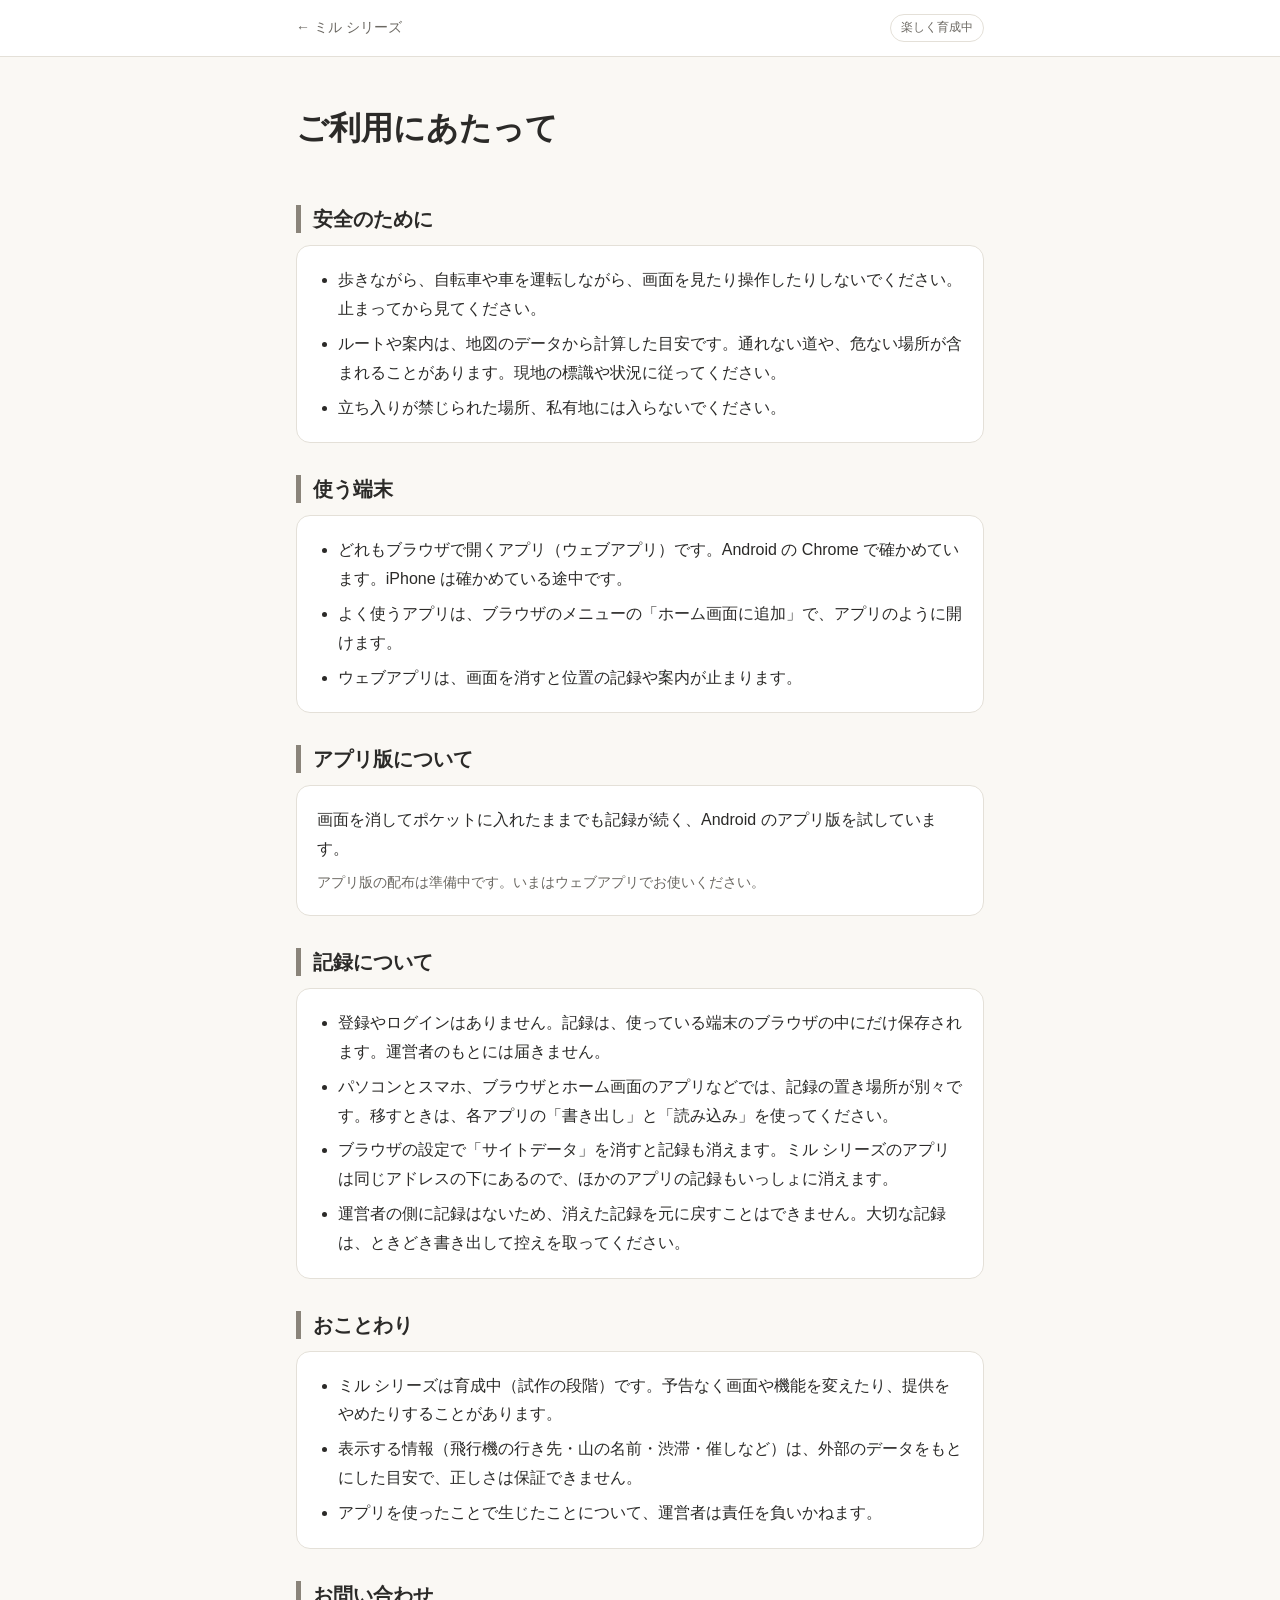
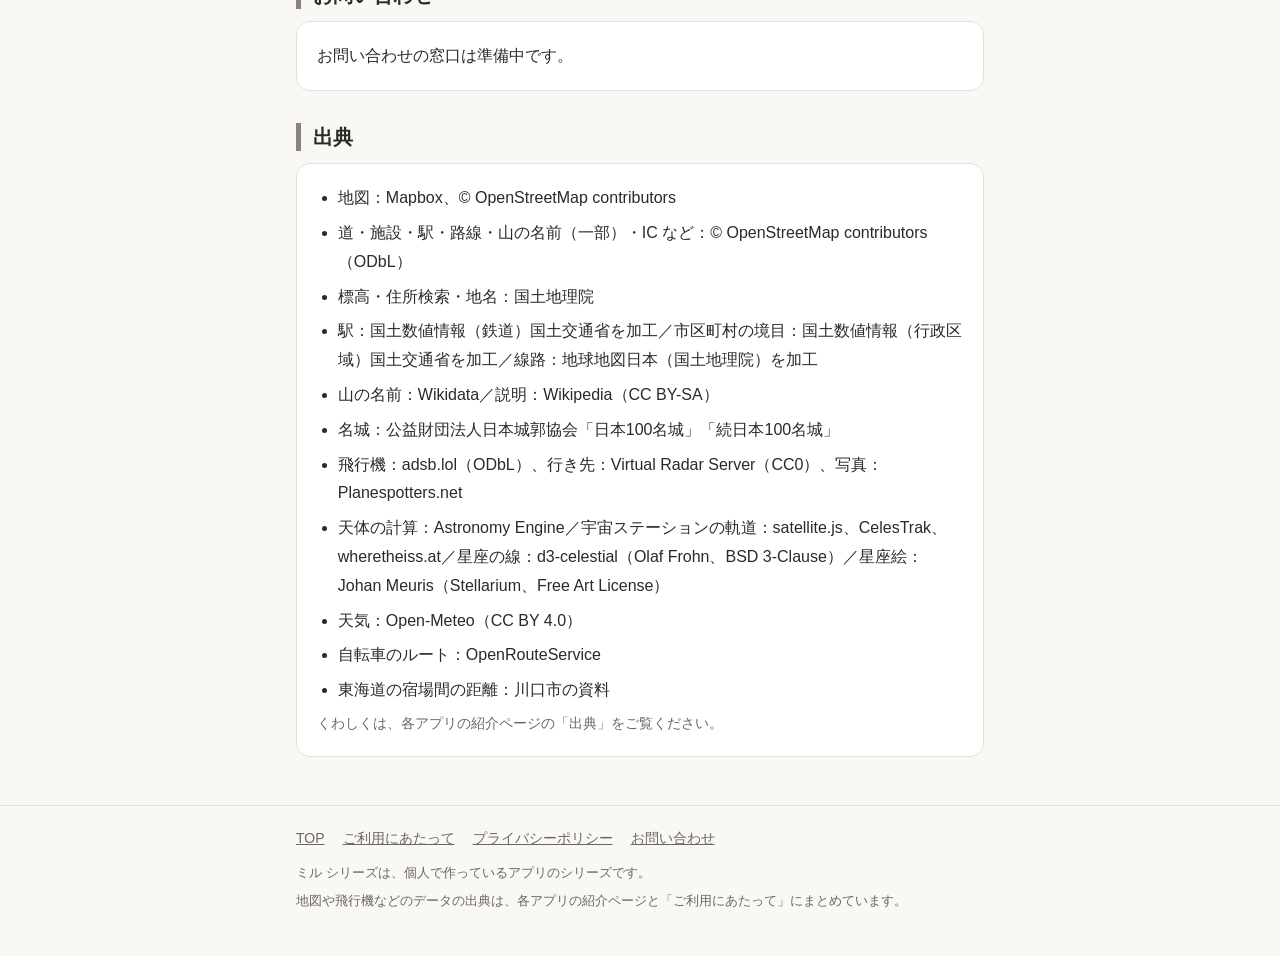
<file: notes.html>
<!DOCTYPE html>
<html lang="ja">
<head>
<meta charset="utf-8">
<meta name="viewport" content="width=device-width, initial-scale=1">
<!-- 公開するまでは検索に出さない（公開するときにこの1行を消す） -->
<meta name="robots" content="noindex, nofollow">
<title>ご利用にあたって｜ミル シリーズ</title>
<meta name="description" content="ミル シリーズを使う前に知っておいてほしいこと、出典、お問い合わせ。">
<meta name="theme-color" content="#faf8f4" media="(prefers-color-scheme: light)">
<meta name="theme-color" content="#1c1f1e" media="(prefers-color-scheme: dark)">
<meta property="og:type" content="website">
<meta property="og:title" content="ご利用にあたって｜ミル シリーズ">
<meta property="og:description" content="ミル シリーズを使う前に知っておいてほしいこと、出典、お問い合わせ。">
<meta property="og:image" content="https://nhori-navi.github.io/og.png">
<meta name="twitter:card" content="summary_large_image">
<link rel="icon" type="image/png" href="favicon-48.png">
<link rel="apple-touch-icon" href="apple-touch-icon.png">
<link rel="stylesheet" href="style.css?v=3">
<script src="site.js?v=3" defer></script>
</head>
<body>
<header class="site"><div class="wrap narrow">
  <a class="back" href="./">← <span class="series">ミル シリーズ</span></a><span class="badge-trial">楽しく育成中</span>
</div></header>

<main class="wrap narrow">
  <div class="hero"><h1>ご利用にあたって</h1></div>

  <section>
    <h2>安全のために</h2>
    <div class="box"><ul class="plain">
      <li>歩きながら、自転車や車を運転しながら、画面を見たり操作したりしないでください。止まってから見てください。</li>
      <li>ルートや案内は、地図のデータから計算した目安です。通れない道や、危ない場所が含まれることがあります。現地の標識や状況に従ってください。</li>
      <li>立ち入りが禁じられた場所、私有地には入らないでください。</li>
    </ul></div>
  </section>

  <section>
    <h2>使う端末</h2>
    <div class="box"><ul class="plain">
      <li>どれもブラウザで開くアプリ（ウェブアプリ）です。Android の Chrome で確かめています。iPhone は確かめている途中です。</li>
      <li>よく使うアプリは、ブラウザのメニューの「ホーム画面に追加」で、アプリのように開けます。</li>
      <li>ウェブアプリは、画面を消すと位置の記録や案内が止まります。</li>
    </ul></div>
  </section>

  <section>
    <h2>アプリ版について</h2>
    <div class="box">
      <p>画面を消してポケットに入れたままでも記録が続く、Android のアプリ版を試しています。</p>
      <p class="note">アプリ版の配布は準備中です。いまはウェブアプリでお使いください。</p>
    </div>
  </section>

  <section>
    <h2>記録について</h2>
    <div class="box"><ul class="plain">
      <li>登録やログインはありません。記録は、使っている端末のブラウザの中にだけ保存されます。運営者のもとには届きません。</li>
      <li>パソコンとスマホ、ブラウザとホーム画面のアプリなどでは、記録の置き場所が別々です。移すときは、各アプリの「書き出し」と「読み込み」を使ってください。</li>
      <li>ブラウザの設定で「サイトデータ」を消すと記録も消えます。ミル シリーズのアプリは同じアドレスの下にあるので、ほかのアプリの記録もいっしょに消えます。</li>
      <li>運営者の側に記録はないため、消えた記録を元に戻すことはできません。大切な記録は、ときどき書き出して控えを取ってください。</li>
    </ul></div>
  </section>

  <section>
    <h2>おことわり</h2>
    <div class="box"><ul class="plain">
      <li>ミル シリーズは育成中（試作の段階）です。予告なく画面や機能を変えたり、提供をやめたりすることがあります。</li>
      <li>表示する情報（飛行機の行き先・山の名前・渋滞・催しなど）は、外部のデータをもとにした目安で、正しさは保証できません。</li>
      <li>アプリを使ったことで生じたことについて、運営者は責任を負いかねます。</li>
    </ul></div>
  </section>

  <section id="contact">
    <h2>お問い合わせ</h2>
    <div class="box"><p>お問い合わせの窓口は準備中です。</p></div>
  </section>

  <section>
    <h2>出典</h2>
    <div class="box"><ul class="plain">
      <li>地図：Mapbox、© OpenStreetMap contributors</li>
      <li>道・施設・駅・路線・山の名前（一部）・IC など：© OpenStreetMap contributors（ODbL）</li>
      <li>標高・住所検索・地名：国土地理院</li>
      <li>駅：国土数値情報（鉄道）国土交通省を加工／市区町村の境目：国土数値情報（行政区域）国土交通省を加工／線路：地球地図日本（国土地理院）を加工</li>
      <li>山の名前：Wikidata／説明：Wikipedia（CC BY-SA）</li>
      <li>名城：公益財団法人日本城郭協会「日本100名城」「続日本100名城」</li>
      <li>飛行機：adsb.lol（ODbL）、行き先：Virtual Radar Server（CC0）、写真：Planespotters.net</li>
      <li>天体の計算：Astronomy Engine／宇宙ステーションの軌道：satellite.js、CelesTrak、wheretheiss.at／星座の線：d3-celestial（Olaf Frohn、BSD 3-Clause）／星座絵：Johan Meuris（Stellarium、Free Art License）</li>
      <li>天気：Open-Meteo（CC BY 4.0）</li>
      <li>自転車のルート：OpenRouteService</li>
      <li>東海道の宿場間の距離：川口市の資料</li>
    </ul>
    <p class="note">くわしくは、各アプリの紹介ページの「出典」をご覧ください。</p></div>
  </section>
</main>

<footer class="site"><div class="wrap narrow">
  <nav><a href="./">TOP</a><a href="notes.html">ご利用にあたって</a><a href="policy.html">プライバシーポリシー</a><a href="notes.html#contact">お問い合わせ</a></nav>
  <p><span class="series">ミル シリーズ</span>は、個人で作っているアプリのシリーズです。</p>
  <p>地図や飛行機などのデータの出典は、各アプリの紹介ページと「ご利用にあたって」にまとめています。</p>
</div></footer>
</body>
</html>
</file>
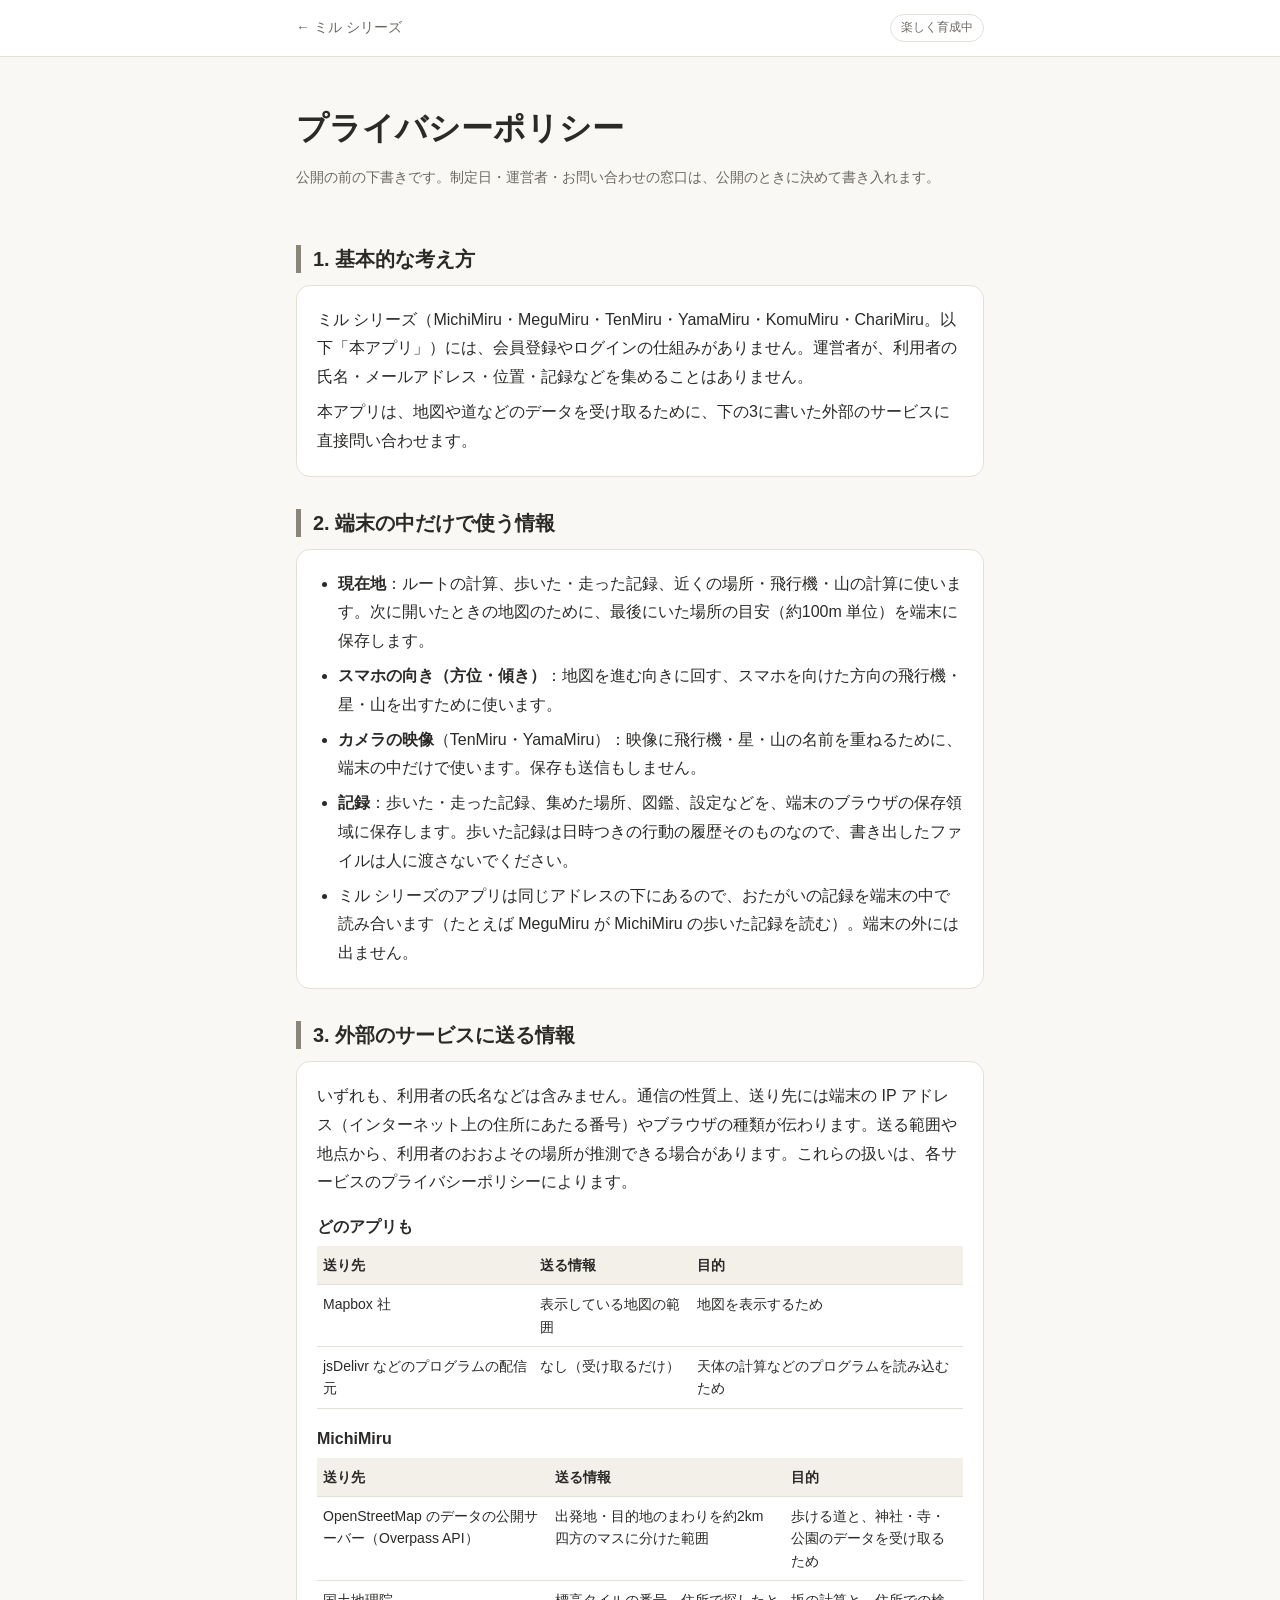
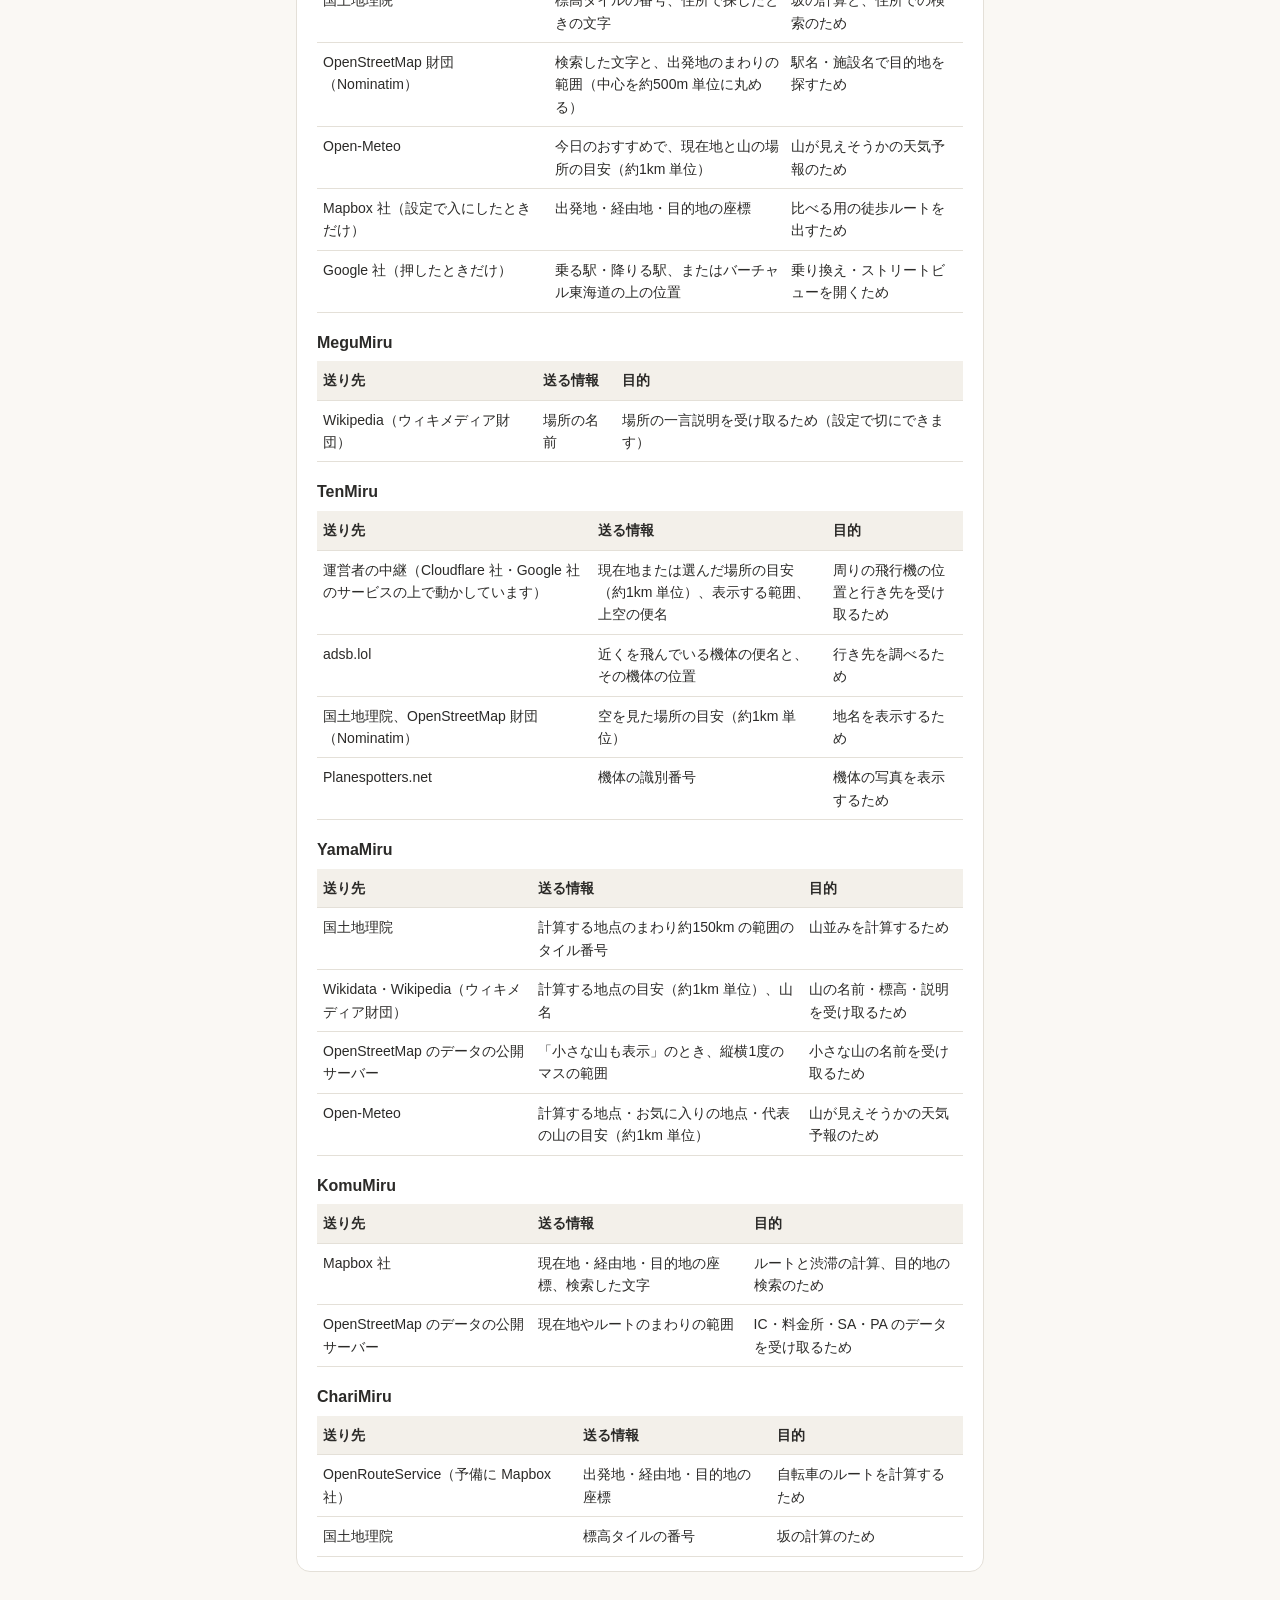
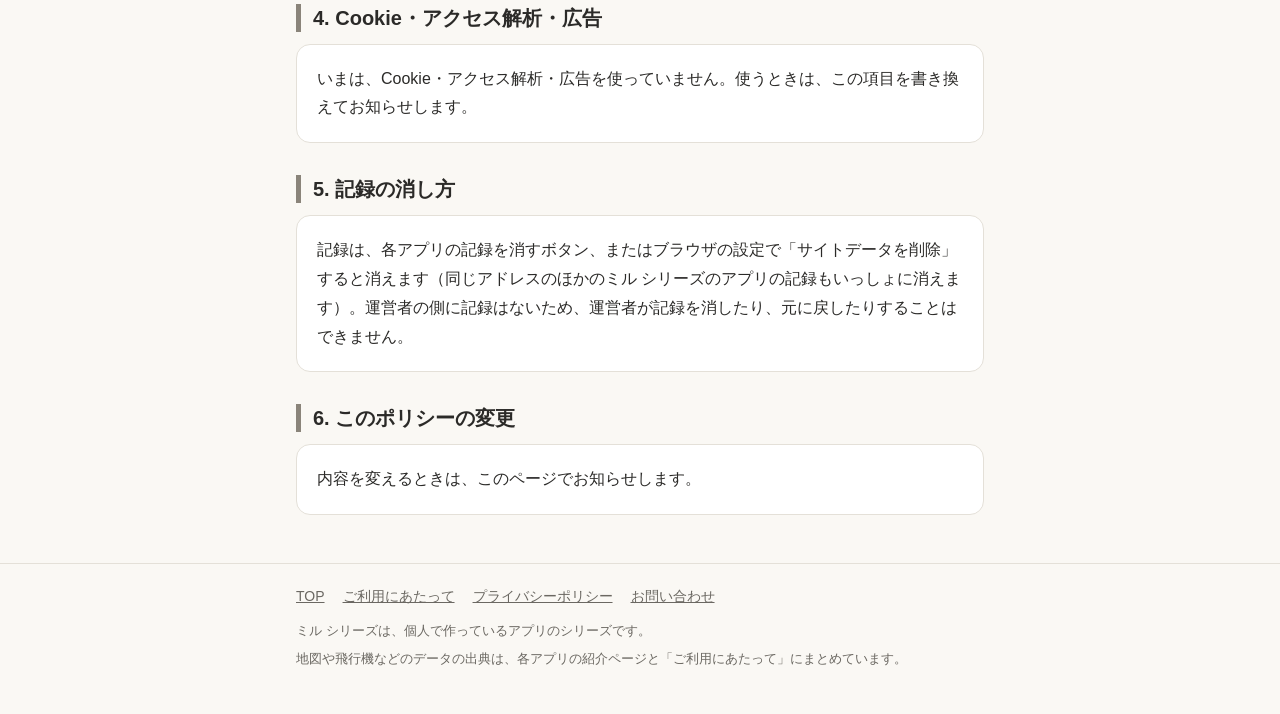
<file: policy.html>
<!DOCTYPE html>
<html lang="ja">
<head>
<meta charset="utf-8">
<meta name="viewport" content="width=device-width, initial-scale=1">
<!-- 公開するまでは検索に出さない（公開するときにこの1行を消す） -->
<meta name="robots" content="noindex, nofollow">
<title>プライバシーポリシー｜ミル シリーズ</title>
<meta name="description" content="ミル シリーズのアプリが扱う情報と、外部のサービスに送る情報。">
<meta name="theme-color" content="#faf8f4" media="(prefers-color-scheme: light)">
<meta name="theme-color" content="#1c1f1e" media="(prefers-color-scheme: dark)">
<meta property="og:type" content="website">
<meta property="og:title" content="プライバシーポリシー｜ミル シリーズ">
<meta property="og:description" content="ミル シリーズのアプリが扱う情報と、外部のサービスに送る情報。">
<meta property="og:image" content="https://nhori-navi.github.io/og.png">
<meta name="twitter:card" content="summary_large_image">
<link rel="icon" type="image/png" href="favicon-48.png">
<link rel="apple-touch-icon" href="apple-touch-icon.png">
<link rel="stylesheet" href="style.css?v=3">
<script src="site.js?v=3" defer></script>
</head>
<body>
<header class="site"><div class="wrap narrow">
  <a class="back" href="./">← <span class="series">ミル シリーズ</span></a><span class="badge-trial">楽しく育成中</span>
</div></header>

<main class="wrap narrow">
  <div class="hero"><h1>プライバシーポリシー</h1>
    <p class="note">公開の前の下書きです。制定日・運営者・お問い合わせの窓口は、公開のときに決めて書き入れます。</p></div>

  <section>
    <h2>1. 基本的な考え方</h2>
    <div class="box">
      <p><span class="series">ミル シリーズ</span>（MichiMiru・MeguMiru・TenMiru・YamaMiru・KomuMiru・ChariMiru。以下「本アプリ」）には、会員登録やログインの仕組みがありません。運営者が、利用者の氏名・メールアドレス・位置・記録などを集めることはありません。</p>
      <p>本アプリは、地図や道などのデータを受け取るために、下の3に書いた外部のサービスに直接問い合わせます。</p>
    </div>
  </section>

  <section>
    <h2>2. 端末の中だけで使う情報</h2>
    <div class="box"><ul class="plain">
      <li><b>現在地</b>：ルートの計算、歩いた・走った記録、近くの場所・飛行機・山の計算に使います。次に開いたときの地図のために、最後にいた場所の目安（約100m 単位）を端末に保存します。</li>
      <li><b>スマホの向き（方位・傾き）</b>：地図を進む向きに回す、スマホを向けた方向の飛行機・星・山を出すために使います。</li>
      <li><b>カメラの映像</b>（TenMiru・YamaMiru）：映像に飛行機・星・山の名前を重ねるために、端末の中だけで使います。保存も送信もしません。</li>
      <li><b>記録</b>：歩いた・走った記録、集めた場所、図鑑、設定などを、端末のブラウザの保存領域に保存します。歩いた記録は日時つきの行動の履歴そのものなので、書き出したファイルは人に渡さないでください。</li>
      <li>ミル シリーズのアプリは同じアドレスの下にあるので、おたがいの記録を端末の中で読み合います（たとえば MeguMiru が MichiMiru の歩いた記録を読む）。端末の外には出ません。</li>
    </ul></div>
  </section>

  <section>
    <h2>3. 外部のサービスに送る情報</h2>
    <div class="box">
      <p>いずれも、利用者の氏名などは含みません。通信の性質上、送り先には端末の IP アドレス（インターネット上の住所にあたる番号）やブラウザの種類が伝わります。送る範囲や地点から、利用者のおおよその場所が推測できる場合があります。これらの扱いは、各サービスのプライバシーポリシーによります。</p>
      <h3>どのアプリも</h3>
    <div class="tbl-wrap"><table class="tbl"><tr><th>送り先</th><th>送る情報</th><th>目的</th></tr>
      <tr><td>Mapbox 社</td><td>表示している地図の範囲</td><td>地図を表示するため</td></tr>
      <tr><td>jsDelivr などのプログラムの配信元</td><td>なし（受け取るだけ）</td><td>天体の計算などのプログラムを読み込むため</td></tr>
    </table></div>

      <h3>MichiMiru</h3>
    <div class="tbl-wrap"><table class="tbl"><tr><th>送り先</th><th>送る情報</th><th>目的</th></tr>
      <tr><td>OpenStreetMap のデータの公開サーバー（Overpass API）</td><td>出発地・目的地のまわりを約2km 四方のマスに分けた範囲</td><td>歩ける道と、神社・寺・公園のデータを受け取るため</td></tr>
      <tr><td>国土地理院</td><td>標高タイルの番号、住所で探したときの文字</td><td>坂の計算と、住所での検索のため</td></tr>
      <tr><td>OpenStreetMap 財団（Nominatim）</td><td>検索した文字と、出発地のまわりの範囲（中心を約500m 単位に丸める）</td><td>駅名・施設名で目的地を探すため</td></tr>
      <tr><td>Open-Meteo</td><td>今日のおすすめで、現在地と山の場所の目安（約1km 単位）</td><td>山が見えそうかの天気予報のため</td></tr>
      <tr><td>Mapbox 社（設定で入にしたときだけ）</td><td>出発地・経由地・目的地の座標</td><td>比べる用の徒歩ルートを出すため</td></tr>
      <tr><td>Google 社（押したときだけ）</td><td>乗る駅・降りる駅、またはバーチャル東海道の上の位置</td><td>乗り換え・ストリートビューを開くため</td></tr>
    </table></div>

      <h3>MeguMiru</h3>
    <div class="tbl-wrap"><table class="tbl"><tr><th>送り先</th><th>送る情報</th><th>目的</th></tr>
      <tr><td>Wikipedia（ウィキメディア財団）</td><td>場所の名前</td><td>場所の一言説明を受け取るため（設定で切にできます）</td></tr>
    </table></div>

      <h3>TenMiru</h3>
    <div class="tbl-wrap"><table class="tbl"><tr><th>送り先</th><th>送る情報</th><th>目的</th></tr>
      <tr><td>運営者の中継（Cloudflare 社・Google 社のサービスの上で動かしています）</td><td>現在地または選んだ場所の目安（約1km 単位）、表示する範囲、上空の便名</td><td>周りの飛行機の位置と行き先を受け取るため</td></tr>
      <tr><td>adsb.lol</td><td>近くを飛んでいる機体の便名と、その機体の位置</td><td>行き先を調べるため</td></tr>
      <tr><td>国土地理院、OpenStreetMap 財団（Nominatim）</td><td>空を見た場所の目安（約1km 単位）</td><td>地名を表示するため</td></tr>
      <tr><td>Planespotters.net</td><td>機体の識別番号</td><td>機体の写真を表示するため</td></tr>
    </table></div>

      <h3>YamaMiru</h3>
    <div class="tbl-wrap"><table class="tbl"><tr><th>送り先</th><th>送る情報</th><th>目的</th></tr>
      <tr><td>国土地理院</td><td>計算する地点のまわり約150km の範囲のタイル番号</td><td>山並みを計算するため</td></tr>
      <tr><td>Wikidata・Wikipedia（ウィキメディア財団）</td><td>計算する地点の目安（約1km 単位）、山名</td><td>山の名前・標高・説明を受け取るため</td></tr>
      <tr><td>OpenStreetMap のデータの公開サーバー</td><td>「小さな山も表示」のとき、縦横1度のマスの範囲</td><td>小さな山の名前を受け取るため</td></tr>
      <tr><td>Open-Meteo</td><td>計算する地点・お気に入りの地点・代表の山の目安（約1km 単位）</td><td>山が見えそうかの天気予報のため</td></tr>
    </table></div>

      <h3>KomuMiru</h3>
    <div class="tbl-wrap"><table class="tbl"><tr><th>送り先</th><th>送る情報</th><th>目的</th></tr>
      <tr><td>Mapbox 社</td><td>現在地・経由地・目的地の座標、検索した文字</td><td>ルートと渋滞の計算、目的地の検索のため</td></tr>
      <tr><td>OpenStreetMap のデータの公開サーバー</td><td>現在地やルートのまわりの範囲</td><td>IC・料金所・SA・PA のデータを受け取るため</td></tr>
    </table></div>

      <h3>ChariMiru</h3>
    <div class="tbl-wrap"><table class="tbl"><tr><th>送り先</th><th>送る情報</th><th>目的</th></tr>
      <tr><td>OpenRouteService（予備に Mapbox 社）</td><td>出発地・経由地・目的地の座標</td><td>自転車のルートを計算するため</td></tr>
      <tr><td>国土地理院</td><td>標高タイルの番号</td><td>坂の計算のため</td></tr>
    </table></div>

    </div>
  </section>

  <section>
    <h2>4. Cookie・アクセス解析・広告</h2>
    <div class="box"><p>いまは、Cookie・アクセス解析・広告を使っていません。使うときは、この項目を書き換えてお知らせします。</p></div>
  </section>

  <section>
    <h2>5. 記録の消し方</h2>
    <div class="box"><p>記録は、各アプリの記録を消すボタン、またはブラウザの設定で「サイトデータを削除」すると消えます（同じアドレスのほかのミル シリーズのアプリの記録もいっしょに消えます）。運営者の側に記録はないため、運営者が記録を消したり、元に戻したりすることはできません。</p></div>
  </section>

  <section>
    <h2>6. このポリシーの変更</h2>
    <div class="box"><p>内容を変えるときは、このページでお知らせします。</p></div>
  </section>
</main>

<footer class="site"><div class="wrap narrow">
  <nav><a href="./">TOP</a><a href="notes.html">ご利用にあたって</a><a href="policy.html">プライバシーポリシー</a><a href="notes.html#contact">お問い合わせ</a></nav>
  <p><span class="series">ミル シリーズ</span>は、個人で作っているアプリのシリーズです。</p>
  <p>地図や飛行機などのデータの出典は、各アプリの紹介ページと「ご利用にあたって」にまとめています。</p>
</div></footer>
</body>
</html>
</file>
<file: style.css>
/* ミル シリーズ 共通の見た目（v3：2026-10-28 6つのアプリ・本物のアイコン・暗い画面） */
:root{
  --bg:#faf8f4; --card:#fff; --text:#2b2a28; --sub:#6b6862; --line:#e4e0d8; --soft:#f3f0ea;
  /* アプリの色（アプリの中の色にそろえ、文字にしても読める濃さに） */
  --michi:#1e8a4c; --megu:#7a5c8e; --ten:#2f68b8; --yama:#3f7a45; --komu:#c9663f; --chari:#3d8b6e;
  --app:#8a847a;
}
@media (prefers-color-scheme: dark){
  :root{--bg:#1c1f1e; --card:#262b29; --text:#eef1ef; --sub:#b4bcb7; --line:#3a413e; --soft:#2d3330;
    --michi:#5ccf8a; --megu:#c4a3da; --ten:#86b4ef; --yama:#8cc493; --komu:#f0a27e; --chari:#7fcdb0}
}
.app-michi{--app:var(--michi)} .app-megu{--app:var(--megu)} .app-ten{--app:var(--ten)} .app-yama{--app:var(--yama)} .app-komu{--app:var(--komu)} .app-chari{--app:var(--chari)}
*{box-sizing:border-box}
html{-webkit-text-size-adjust:100%}
body{margin:0;background:var(--bg);color:var(--text);font-size:16px;line-height:1.8;
  font-family:"Hiragino Sans","Hiragino Kaku Gothic ProN","Noto Sans JP","Yu Gothic UI","Meiryo",sans-serif}
a{color:var(--app)}
img{max-width:100%}
.wrap{max-width:960px;margin:0 auto;padding:0 16px}
.narrow{max-width:720px}

/* 上の帯 */
header.site{background:var(--card);border-bottom:1px solid var(--line)}
header.site .wrap{display:flex;align-items:center;justify-content:space-between;gap:12px;min-height:56px}
.brand{font-weight:700;color:var(--text);text-decoration:none;display:flex;align-items:center;gap:8px}
.brand img{width:28px;height:28px;border-radius:7px}
.back{font-size:14px;color:var(--sub);text-decoration:none}
.badge-trial{font-size:12px;color:var(--sub);border:1px solid var(--line);border-radius:999px;padding:2px 10px;white-space:nowrap}

/* はじめの見出し */
.hero{padding:36px 0 8px}
.hero h1{font-size:26px;line-height:1.45;margin:0 0 14px}
.lead{margin:0 0 12px}
.app-title{display:flex;align-items:center;gap:14px;margin-bottom:12px}
.app-title h1{margin:0;line-height:1.3}
.app-title .yomi{display:block;font-size:13px;font-weight:400;color:var(--sub)}

/* アプリの印（本物のアイコン。ないアプリは頭文字の丸） */
.mark{width:52px;height:52px;border-radius:13px;background:var(--app);color:#fff;display:flex;align-items:center;justify-content:center;font-size:22px;font-weight:700;flex:none;overflow:hidden;box-shadow:0 1px 3px rgba(0,0,0,.18)}
.mark img{width:100%;height:100%;display:block}
.mark.big{width:68px;height:68px;border-radius:16px;font-size:28px}
.mark.small{width:40px;height:40px;border-radius:10px;font-size:17px}

/* カード */
.cards{display:grid;grid-template-columns:1fr;gap:16px;margin:20px 0}
.card{background:var(--card);border:1px solid var(--line);border-top:5px solid var(--app);border-radius:14px;padding:18px 20px;display:flex;flex-direction:column}
.card-head{display:flex;align-items:center;gap:12px}
.name{font-weight:700;font-size:19px;margin:0;line-height:1.3}
.meta{font-size:13px;color:var(--sub);margin:0}
.cards.mini .card{padding:14px 16px}
.cards.mini .name{font-size:17px}

/* ボタン（指で押しやすい高さ） */
.btns{display:flex;gap:10px;flex-wrap:wrap}
.btn{display:inline-flex;align-items:center;justify-content:center;min-height:48px;padding:0 22px;border-radius:10px;text-decoration:none;font-weight:700;font-size:15px}
.btn.main{background:var(--app);color:#fff}
.btn.sub{background:var(--card);border:1px solid var(--line);color:var(--text)}
.btn:hover{filter:brightness(1.06)}
@media (prefers-color-scheme: dark){.btn.main{color:#14201a}}

/* 本文のまとまり */
section{margin:32px 0}
h2{font-size:20px;line-height:1.4;margin:0 0 12px;padding-left:12px;border-left:5px solid var(--app)}
h2 .sub{font-size:13px;font-weight:400;color:var(--sub);margin-left:6px}
h3{font-size:16px;margin:16px 0 4px}
.box{background:var(--card);border:1px solid var(--line);border-radius:14px;padding:14px 20px}
.box p{margin:6px 0}
ul.plain,ol.steps{margin:0;padding-left:1.3em}
ul.plain li,ol.steps li{margin:6px 0}
ul.tags{list-style:none;margin:0;padding:0}
ul.tags li{display:flex;gap:10px;align-items:flex-start;margin:8px 0}
.tag{flex:none;font-size:12px;font-weight:700;border-radius:6px;padding:1px 8px;margin-top:4px;line-height:1.7}
.tag.ok{background:#e3efe4;color:#2f5a33}
.tag.wip{background:#fbebd9;color:#7a4a12}
.tag.plan{background:#eceae4;color:#55534d}
.note{font-size:14px;color:var(--sub)}
.warn{background:#fdf0e9;border:2px solid var(--komu);border-radius:14px;padding:12px 18px;font-weight:700;color:#7a3416;margin:20px 0 0}
@media (prefers-color-scheme: dark){.warn{background:#3a2a22;color:#f6c9b2}}

/* 「〜たら」の場面 */
ul.scenes{list-style:none;margin:12px 0 16px;padding:0;flex:1}
ul.scenes li{position:relative;padding-left:16px;margin:4px 0;line-height:1.65}
ul.scenes li::before{content:"";position:absolute;left:2px;top:.62em;width:6px;height:6px;border-radius:50%;background:var(--app)}
.hero ul.scenes li{font-weight:700;font-size:17px}

/* TOPの冒頭 */
.eyebrow{font-size:14px;color:var(--sub);letter-spacing:.15em;margin:0 0 10px}
ul.hero-lines{list-style:none;margin:0 0 18px;padding:0}
ul.hero-lines li{font-size:21px;font-weight:700;line-height:1.6;color:var(--app);margin:2px 0}

/* 4つのつながり */
.link-box{background:var(--card);border:1px solid var(--line);border-radius:14px;padding:16px 20px}
.link-icons{display:flex;gap:10px;align-items:center;margin-bottom:8px}
.link-icons .plus{color:var(--sub);font-weight:700}
ul.links{list-style:none;margin:0;padding:0}
ul.links li{display:flex;gap:10px;margin:10px 0;line-height:1.6}
ul.links li b.ic{flex:none;width:28px;text-align:center;font-size:20px;line-height:1.3}

/* パソコンで見ている人にだけ出す一言（マウスで操作する端末） */
.pc-note{display:none;background:#eef3f9;border-radius:10px;padding:10px 14px;font-size:14px;color:#2f4f73;margin:16px 0}
@media (hover:hover) and (pointer:fine){.pc-note{display:block}}
@media (prefers-color-scheme: dark){.pc-note{background:#22303f;color:#c3d6ee}}

/* 表（送る情報など） */
.tbl{width:100%;border-collapse:collapse;font-size:14px;line-height:1.6}
.tbl th,.tbl td{border-bottom:1px solid var(--line);padding:8px 6px;text-align:left;vertical-align:top}
.tbl th{font-weight:700;background:var(--soft)}
.tbl-wrap{overflow-x:auto}

/* 下の帯 */
footer.site{border-top:1px solid var(--line);margin-top:48px;padding:20px 0 40px;font-size:13px;color:var(--sub)}
footer.site p{margin:4px 0}
footer.site nav{display:flex;flex-wrap:wrap;gap:6px 18px;margin-bottom:10px}
footer.site nav a{color:var(--sub);font-size:14px}

/* 画面が広いとき（パソコン・タブレット） */
@media (min-width:720px){
  .cards{grid-template-columns:1fr 1fr}
  .hero{padding-top:48px}
  .hero h1{font-size:32px}
  ul.hero-lines li{font-size:26px}
}
</file>
